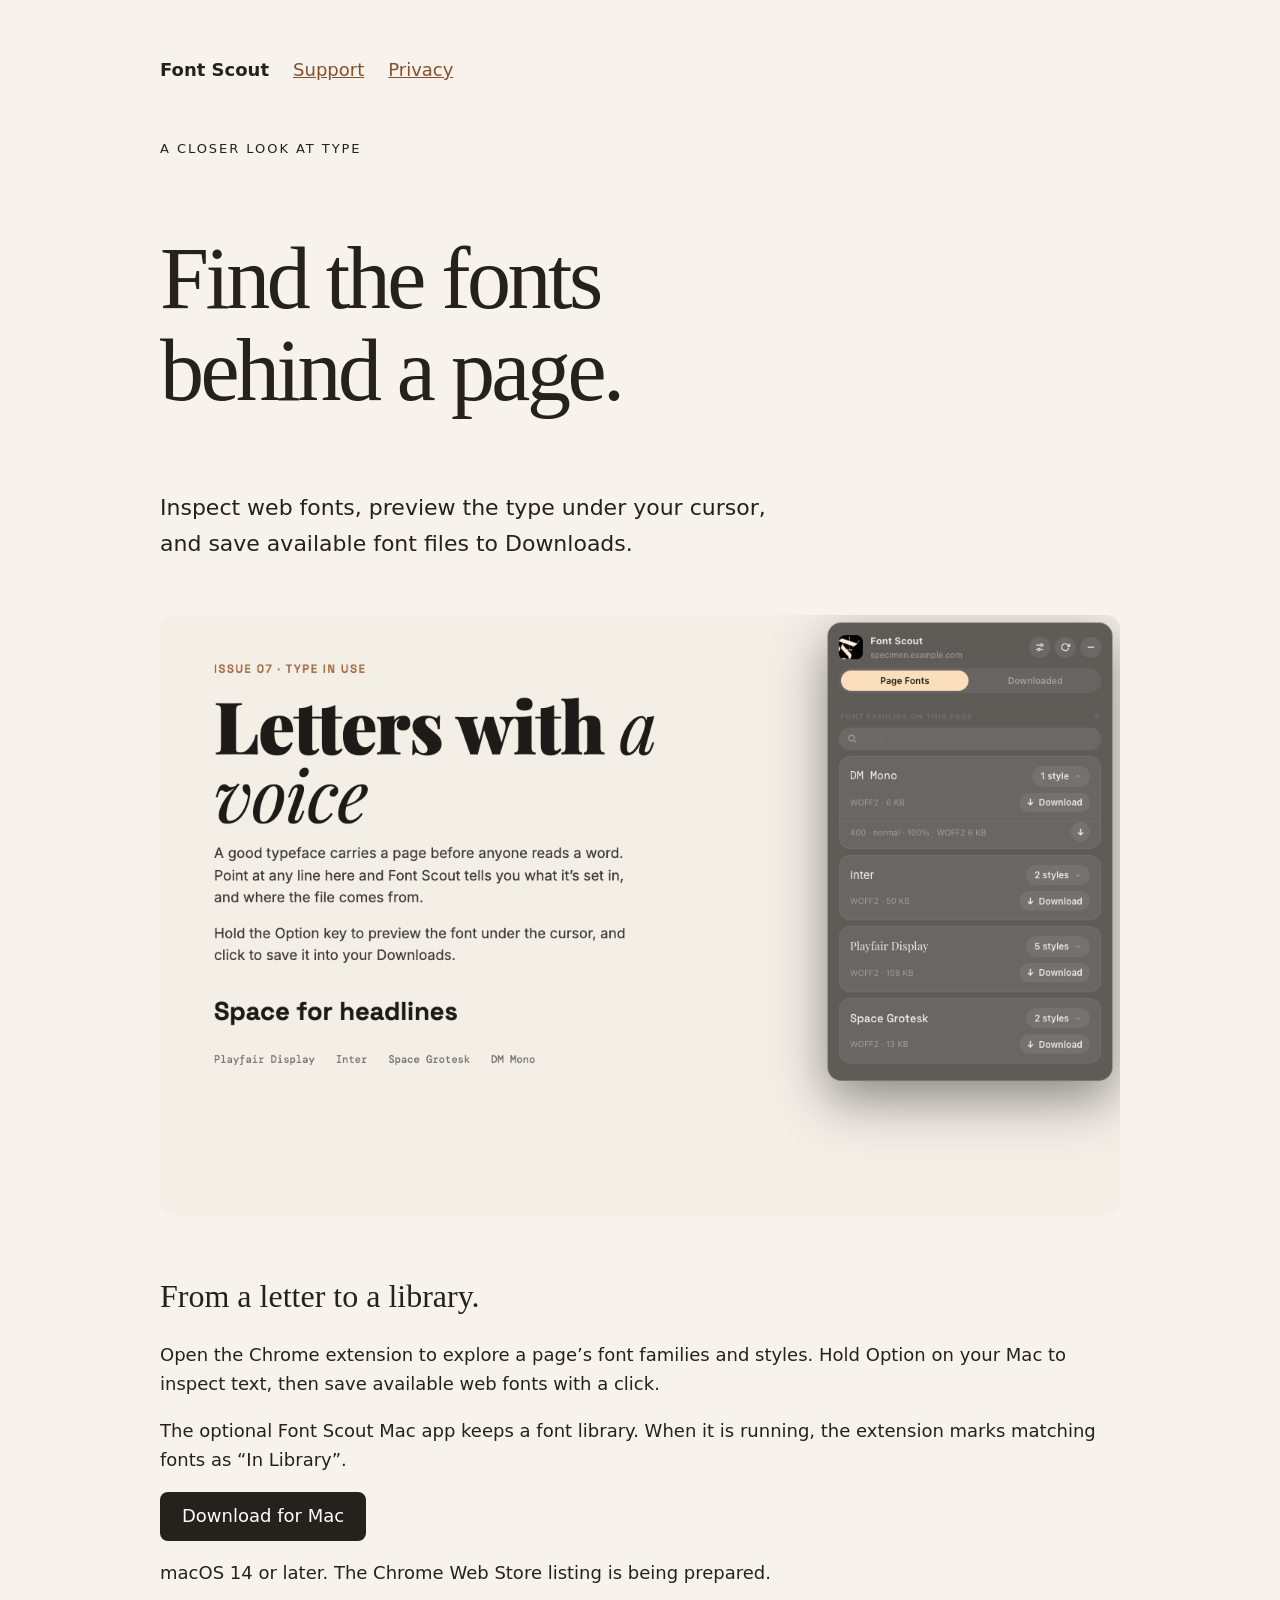
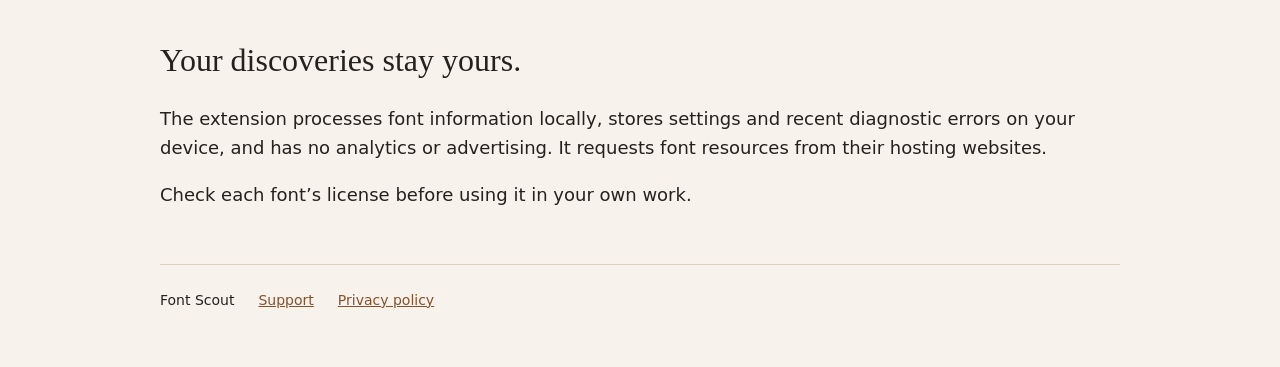
<file: index.html>
<!doctype html><html lang="en"><meta charset="utf-8"><meta name="viewport" content="width=device-width,initial-scale=1"><title>Font Scout — Find the fonts behind a page</title><meta name="description" content="Inspect web fonts, preview type under your cursor, and save available font files with Font Scout."><link rel="stylesheet" href="style.css"><main><nav><strong>Font Scout</strong><a href="support.html">Support</a><a href="privacy-policy.html">Privacy</a></nav><section><p class="eyebrow">A closer look at type</p><h1>Find the fonts<br>behind a page.</h1><p class="lead">Inspect web fonts, preview the type under your cursor, and save available font files to Downloads.</p></section><img src="page-fonts.png" width="1280" height="800" alt="Font Scout panel showing font families and available styles on a sample web page"><section><h2>From a letter to a library.</h2><p>Open the Chrome extension to explore a page’s font families and styles. Hold Option on your Mac to inspect text, then save available web fonts with a click.</p><p>The optional Font Scout Mac app keeps a font library. When it is running, the extension marks matching fonts as “In Library”.</p><p><a class="button" href="https://github.com/xanaxknight/font-scout/releases/latest/download/Font.Scout.Installer.dmg">Download for Mac</a></p><p>macOS 14 or later. The Chrome Web Store listing is being prepared.</p></section><section><h2>Your discoveries stay yours.</h2><p>The extension processes font information locally, stores settings and recent diagnostic errors on your device, and has no analytics or advertising. It requests font resources from their hosting websites.</p><p>Check each font’s license before using it in your own work.</p></section><footer><span>Font Scout</span><a href="support.html">Support</a><a href="privacy-policy.html">Privacy policy</a></footer></main></html>
</file>
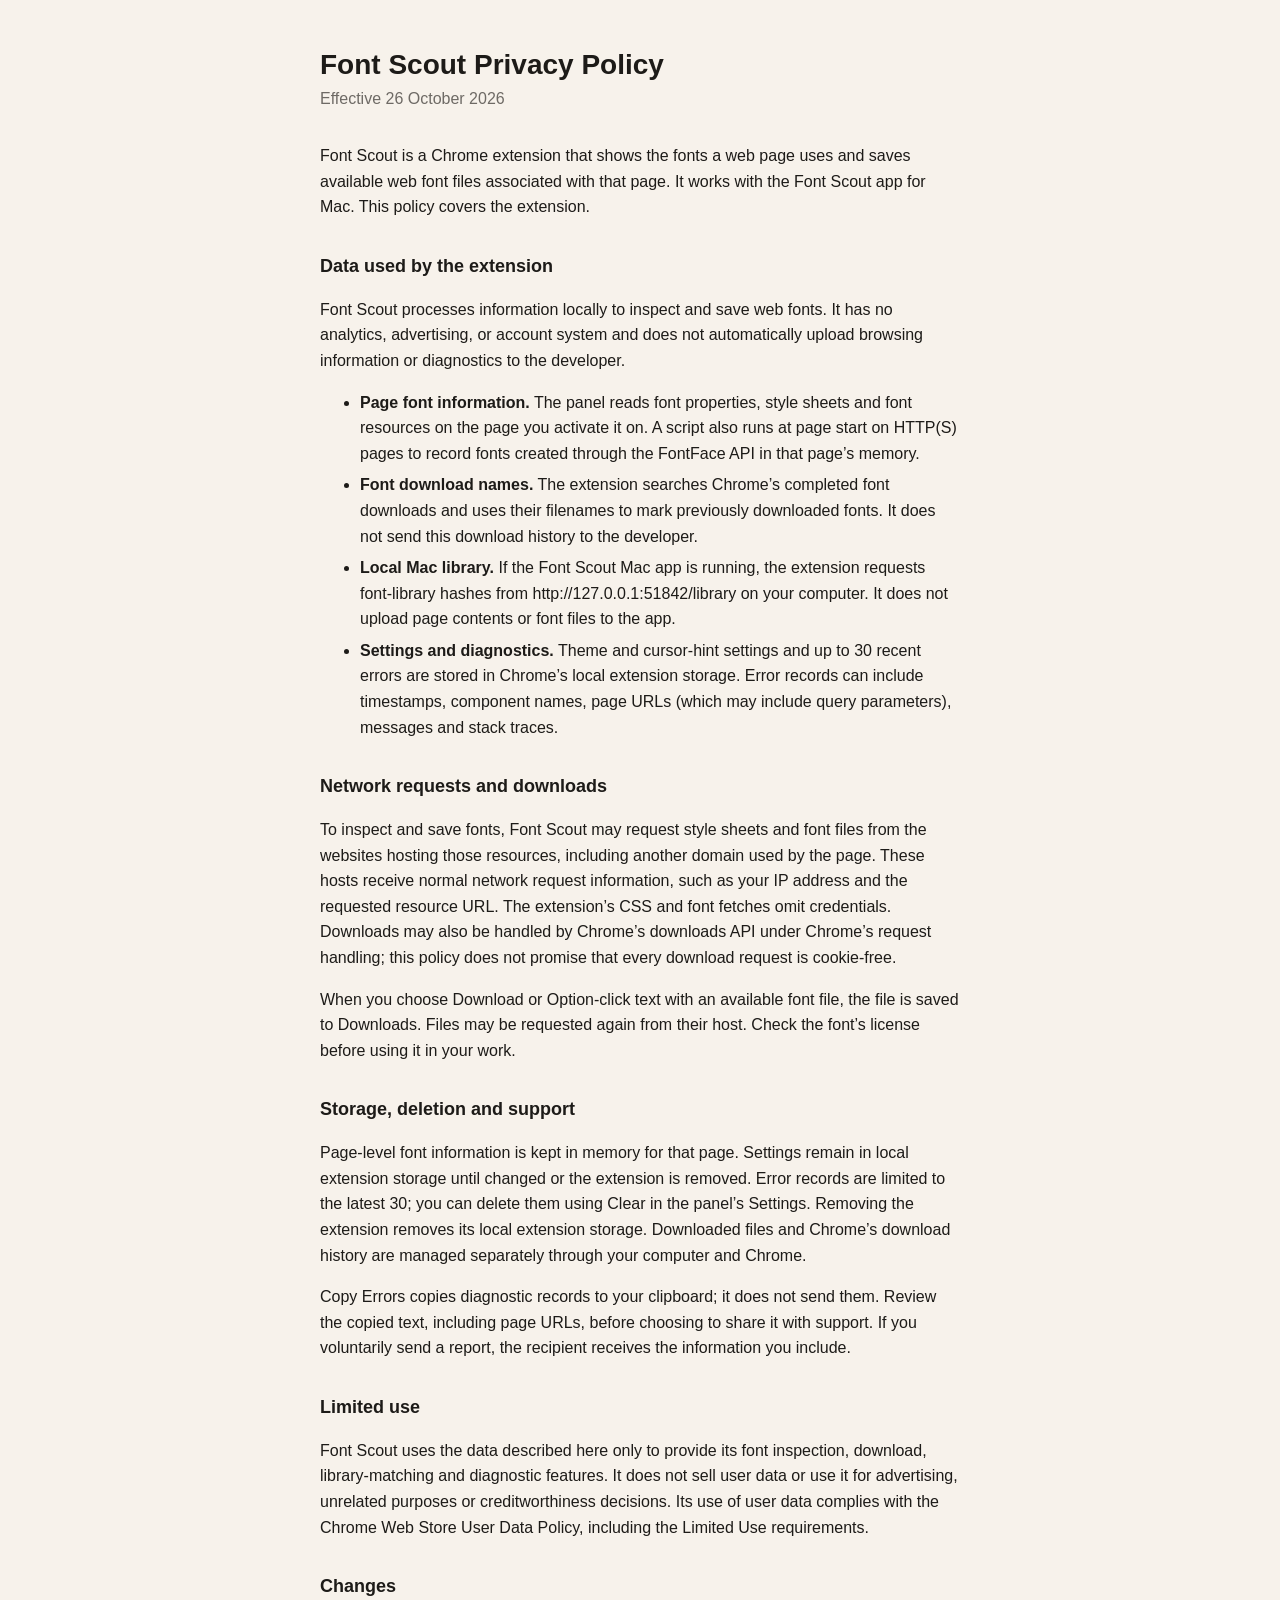
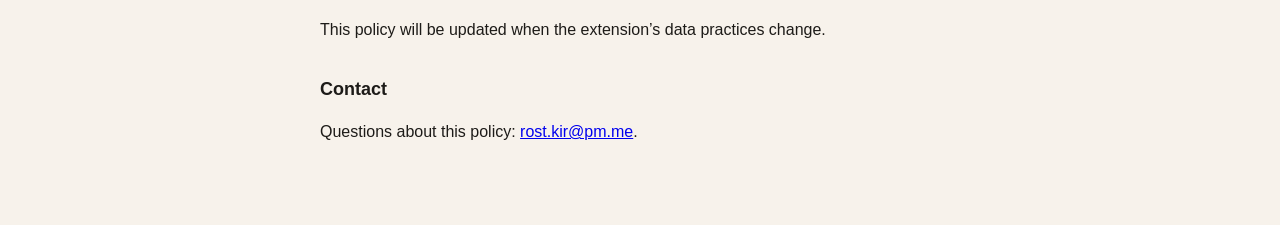
<file: privacy-policy.html>
<!doctype html>
<html lang="en">
<head>
<meta charset="utf-8">
<meta name="viewport" content="width=device-width, initial-scale=1">
<title>Font Scout Privacy Policy</title>
<style>
  :root { color-scheme: light dark; --ink: #1d1b18; --quiet: #6e6a65; --ground: #f7f2eb; }
  @media (prefers-color-scheme: dark) { :root { --ink: #f7f2eb; --quiet: #b9b2a8; --ground: #1d1b18; } }
  body { margin: 0; background: var(--ground); color: var(--ink); font: 16px/1.6 -apple-system, BlinkMacSystemFont, "Helvetica Neue", sans-serif; }
  main { max-width: 640px; margin: 0 auto; padding: 48px 16px 64px; }
  h1 { font-size: 28px; line-height: 1.2; margin: 0 0 4px; }
  h2 { font-size: 18px; margin: 32px 0 8px; }
  .date { color: var(--quiet); margin: 0 0 32px; }
  li { margin-bottom: 6px; }
</style>
</head>
<body>
<main>
  <h1>Font Scout Privacy Policy</h1>
  <p class="date">Effective 26 October 2026</p>

  <p>Font Scout is a Chrome extension that shows the fonts a web page uses and saves available web font files associated with that page. It works with the Font Scout app for Mac. This policy covers the extension.</p>

  <h2>Data used by the extension</h2>
  <p>Font Scout processes information locally to inspect and save web fonts. It has no analytics, advertising, or account system and does not automatically upload browsing information or diagnostics to the developer.</p>
  <ul>
    <li><strong>Page font information.</strong> The panel reads font properties, style sheets and font resources on the page you activate it on. A script also runs at page start on HTTP(S) pages to record fonts created through the FontFace API in that page’s memory.</li>
    <li><strong>Font download names.</strong> The extension searches Chrome’s completed font downloads and uses their filenames to mark previously downloaded fonts. It does not send this download history to the developer.</li>
    <li><strong>Local Mac library.</strong> If the Font Scout Mac app is running, the extension requests font-library hashes from http://127.0.0.1:51842/library on your computer. It does not upload page contents or font files to the app.</li>
    <li><strong>Settings and diagnostics.</strong> Theme and cursor-hint settings and up to 30 recent errors are stored in Chrome’s local extension storage. Error records can include timestamps, component names, page URLs (which may include query parameters), messages and stack traces.</li>
  </ul>
  <h2>Network requests and downloads</h2>
  <p>To inspect and save fonts, Font Scout may request style sheets and font files from the websites hosting those resources, including another domain used by the page. These hosts receive normal network request information, such as your IP address and the requested resource URL. The extension’s CSS and font fetches omit credentials. Downloads may also be handled by Chrome’s downloads API under Chrome’s request handling; this policy does not promise that every download request is cookie-free.</p>
  <p>When you choose Download or Option-click text with an available font file, the file is saved to Downloads. Files may be requested again from their host. Check the font’s license before using it in your work.</p>
  <h2>Storage, deletion and support</h2>
  <p>Page-level font information is kept in memory for that page. Settings remain in local extension storage until changed or the extension is removed. Error records are limited to the latest 30; you can delete them using Clear in the panel’s Settings. Removing the extension removes its local extension storage. Downloaded files and Chrome’s download history are managed separately through your computer and Chrome.</p>
  <p>Copy Errors copies diagnostic records to your clipboard; it does not send them. Review the copied text, including page URLs, before choosing to share it with support. If you voluntarily send a report, the recipient receives the information you include.</p>
  <h2>Limited use</h2>
  <p>Font Scout uses the data described here only to provide its font inspection, download, library-matching and diagnostic features. It does not sell user data or use it for advertising, unrelated purposes or creditworthiness decisions. Its use of user data complies with the Chrome Web Store User Data Policy, including the Limited Use requirements.</p>
  <h2>Changes</h2>
  <p>This policy will be updated when the extension’s data practices change.</p>

  <h2>Contact</h2>
  <p>Questions about this policy: <a href="mailto:rost.kir@pm.me">rost.kir@pm.me</a>.</p>
</main>
</body>
</html>
</file>
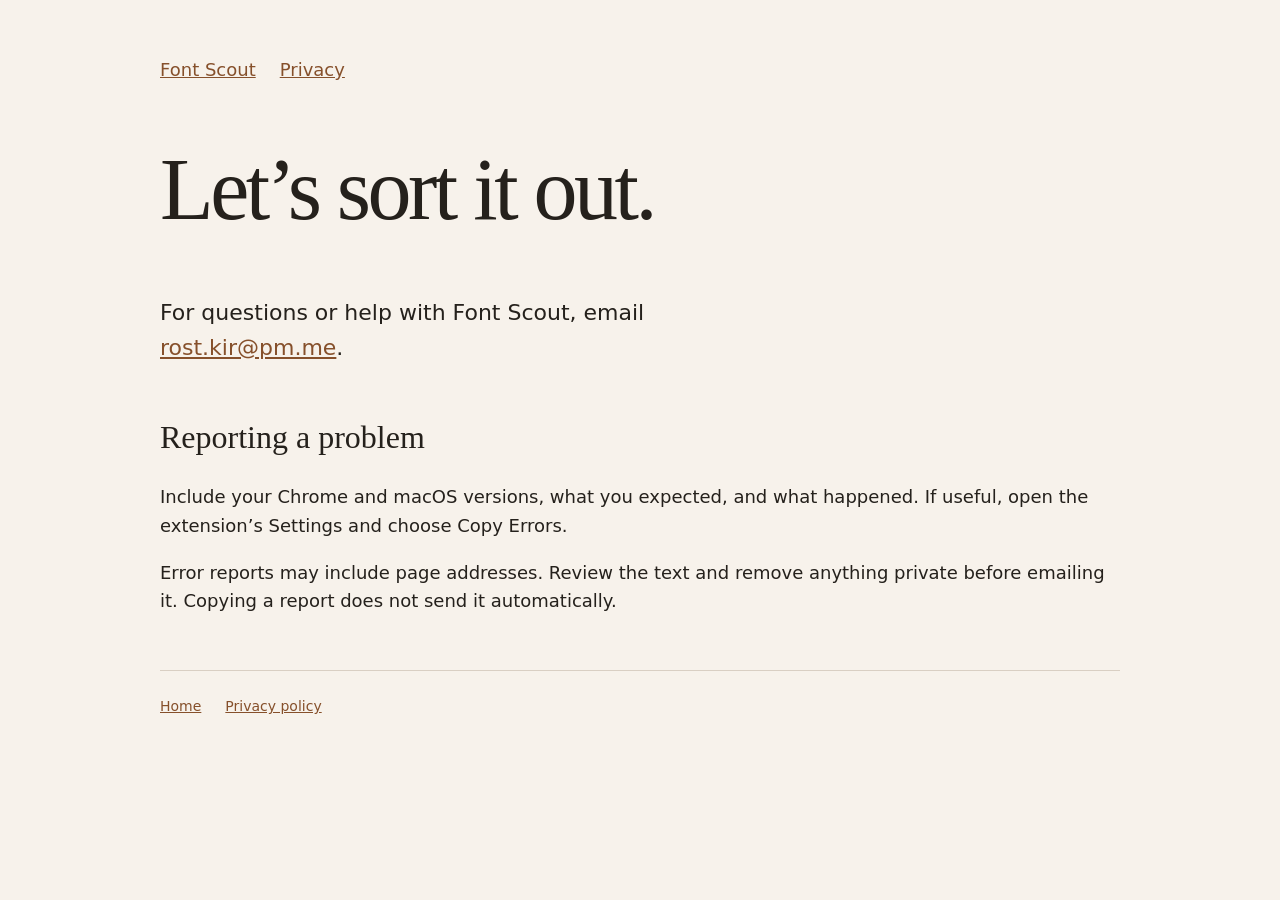
<file: support.html>
<!doctype html><html lang="en"><meta charset="utf-8"><meta name="viewport" content="width=device-width,initial-scale=1"><title>Support — Font Scout</title><link rel="stylesheet" href="style.css"><main><nav><a href="index.html">Font Scout</a><a href="privacy-policy.html">Privacy</a></nav><h1>Let’s sort it out.</h1><p class="lead">For questions or help with Font Scout, email <a href="mailto:rost.kir@pm.me">rost.kir@pm.me</a>.</p><section><h2>Reporting a problem</h2><p>Include your Chrome and macOS versions, what you expected, and what happened. If useful, open the extension’s Settings and choose Copy Errors.</p><p>Error reports may include page addresses. Review the text and remove anything private before emailing it. Copying a report does not send it automatically.</p></section><footer><a href="index.html">Home</a><a href="privacy-policy.html">Privacy policy</a></footer></main></html>
</file>
<file: style.css>
body{margin:0;background:#f7f2eb;color:#25211c;font:18px/1.6 system-ui}main{max-width:960px;margin:auto;padding:56px 24px}a{color:#86502b}h1{font:clamp(48px,8vw,88px)/1.05 Georgia,serif;letter-spacing:-.04em;max-width:800px}h2{font:32px Georgia,serif}nav,footer{display:flex;gap:24px;flex-wrap:wrap}img{max-width:100%;height:auto;border-radius:14px}section{margin:54px 0}.eyebrow{font-size:13px;letter-spacing:.15em;text-transform:uppercase}.lead{max-width:650px;font-size:22px}.button{display:inline-block;padding:10px 22px;background:#25211c;color:#fff;text-decoration:none;border-radius:8px}footer{border-top:1px solid #d9cfc3;padding-top:24px;font-size:14px}
</file>
